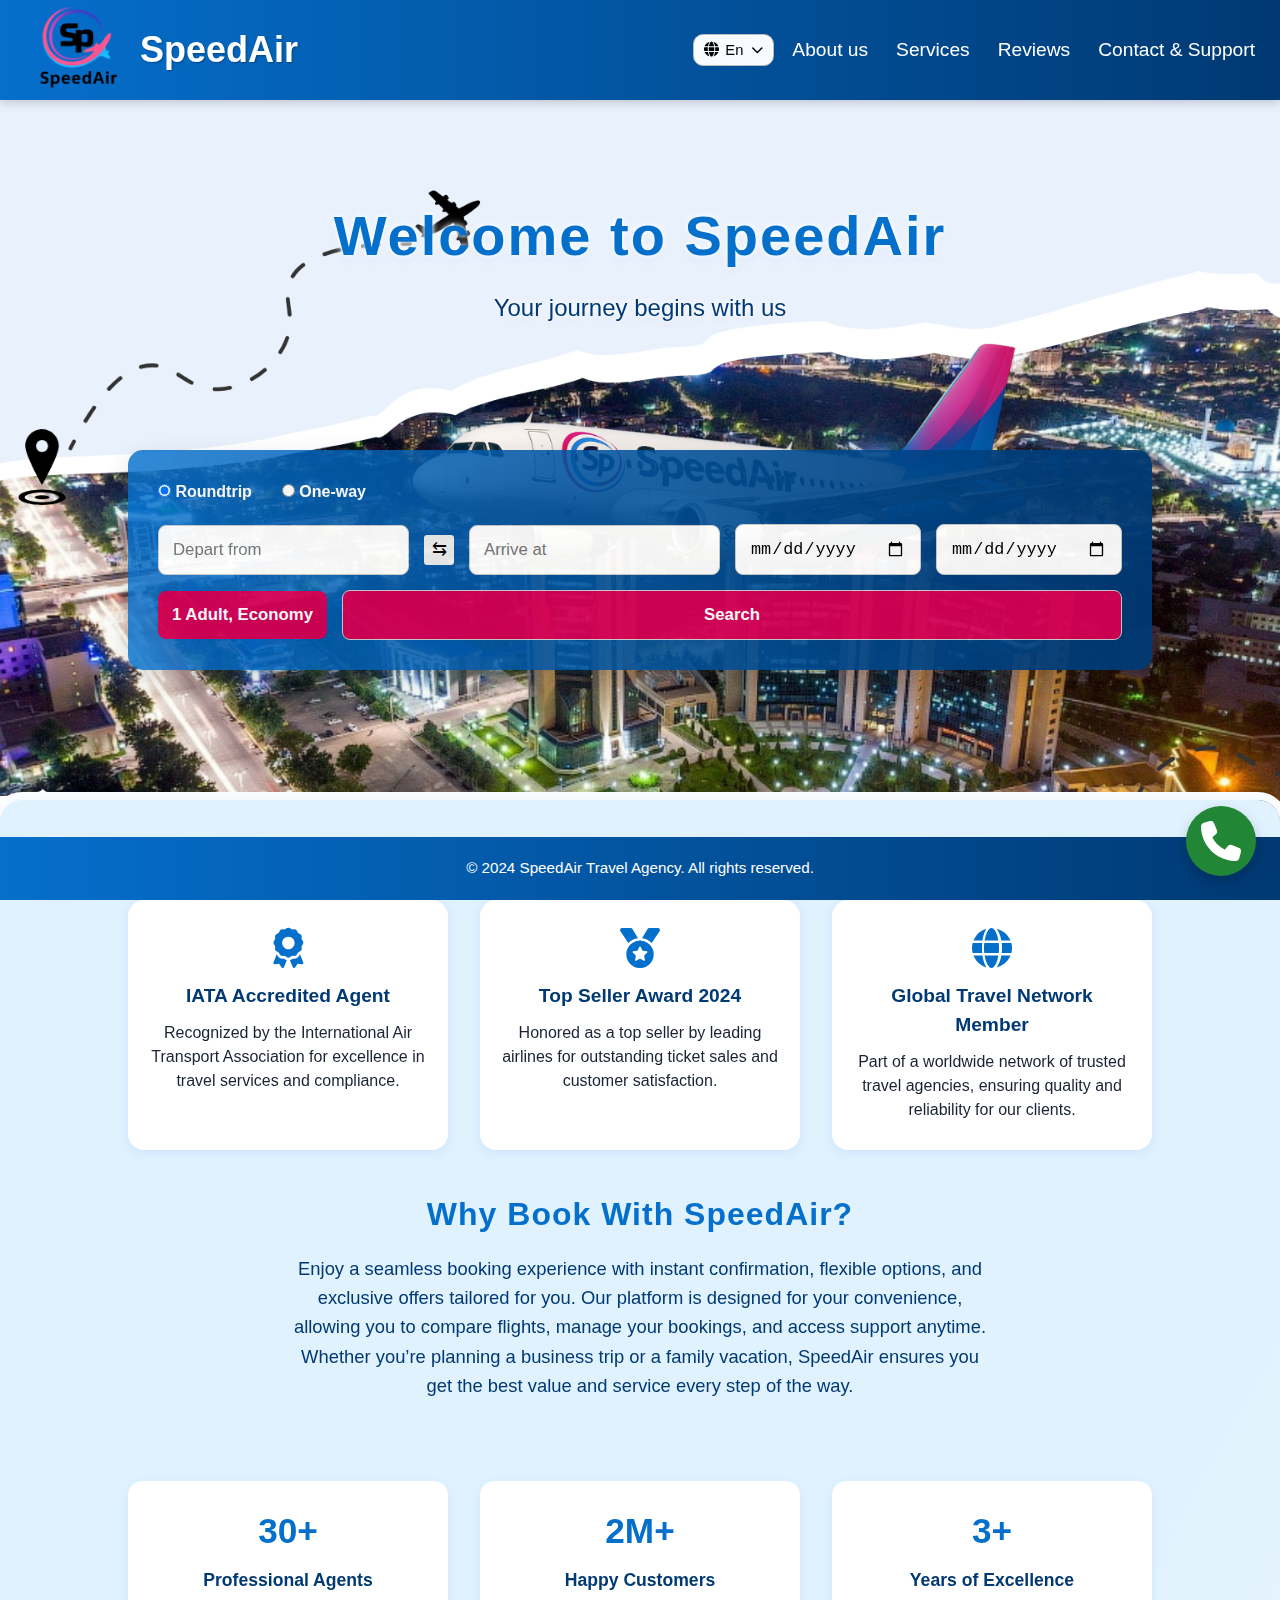
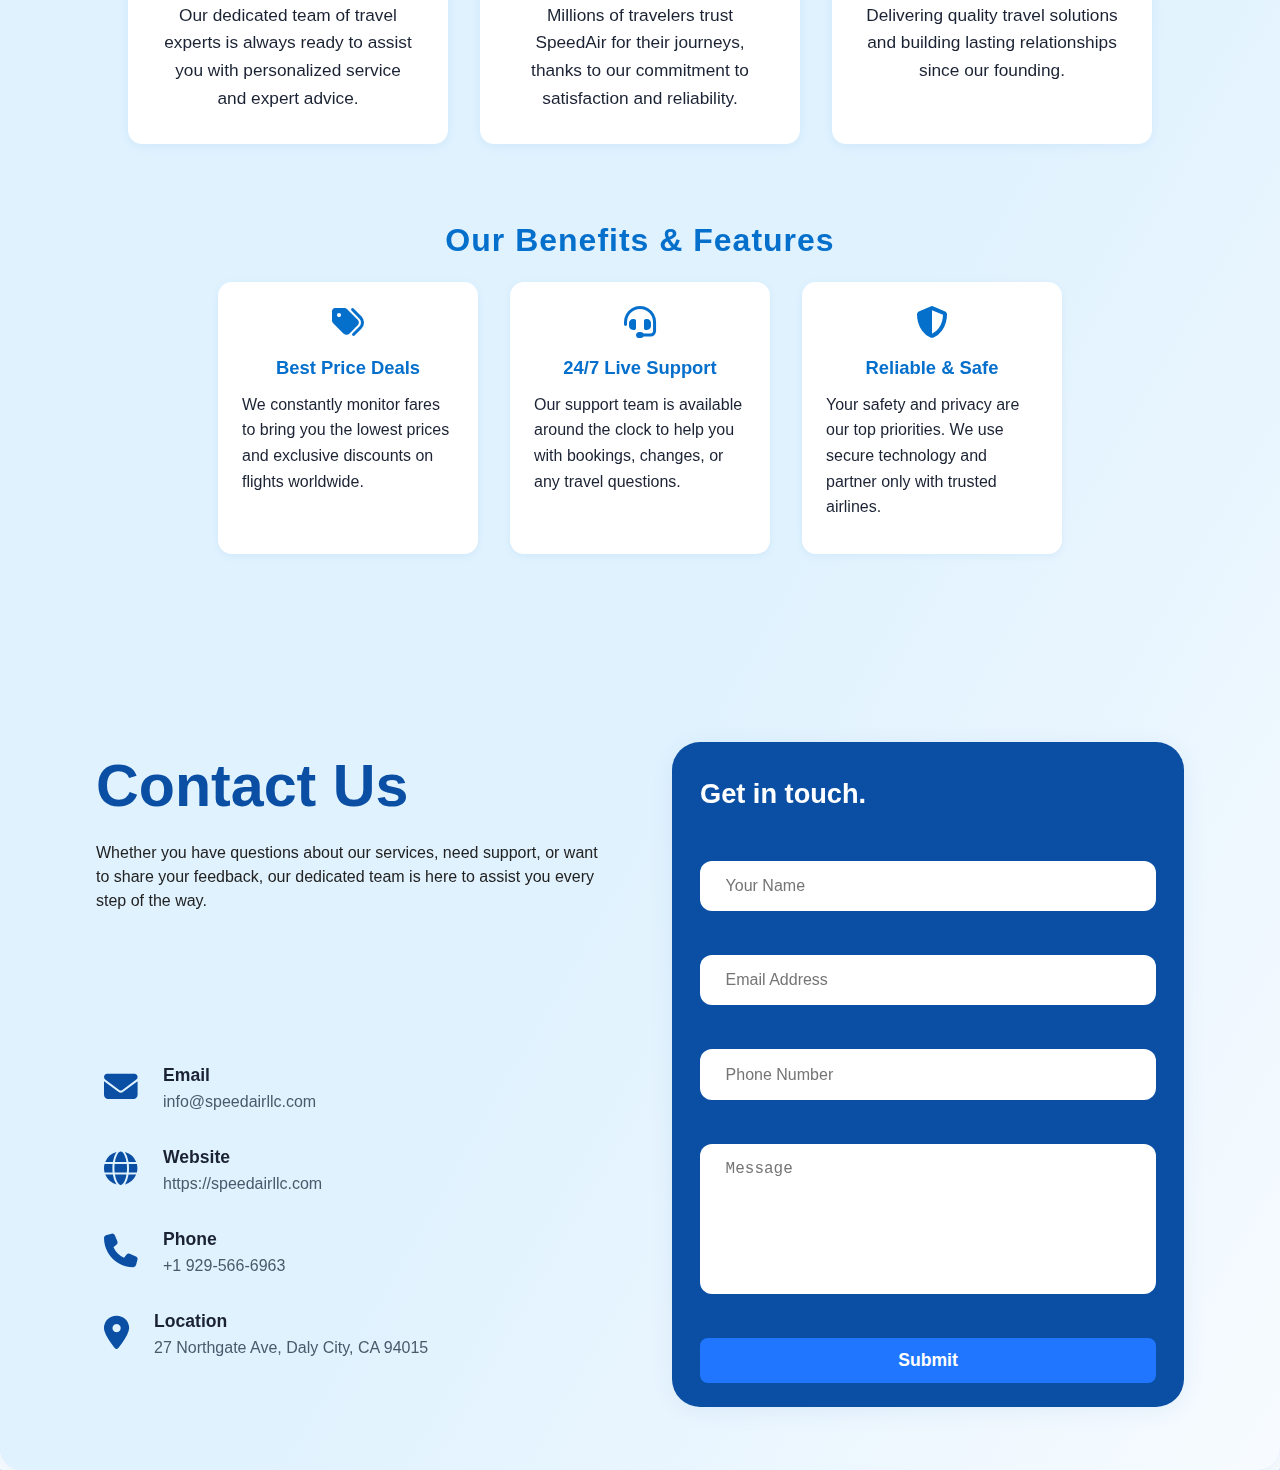
<file: index.html>
<!DOCTYPE html>
<html lang="en">

<head>
  <meta charset="UTF-8" />
  <meta name="viewport" content="width=device-width, initial-scale=1.0" />
  <title data-i18n="title">SpeedAir</title>
  <link rel="stylesheet" href="https://cdnjs.cloudflare.com/ajax/libs/font-awesome/6.5.0/css/all.min.css" />
  <link rel="stylesheet" href="SpeedairHome.css" />
</head>

<body>
  <div class="wrapper">
    <header>
      <div class="logo">
        <img src="/pictures/SpeedairIcon.png" onclick="window.location.href='index.html'" alt="SpeedAir Logo" />
        <span data-i18n="brand">SpeedAir</span>
      </div>
      <nav>
        <!-- Language Switcher Start -->
        <div class="lang-switcher">
          <button id="lang-btn" aria-haspopup="listbox" type="button">
            <i class="fa-solid fa-globe"></i>
            <span id="lang-label">EN</span>
            <i class="fa-solid fa-chevron-down"></i>
          </button>
          <ul id="lang-list" class="lang-list" tabindex="-1" hidden>
            <li data-lang="en"><i class="fa-solid fa-globe"></i> En</li>
            <li data-lang="ru"><i class="fa-solid fa-globe"></i> Ру</li>
            <li data-lang="uz"><i class="fa-solid fa-globe"></i> Uz</li>
          </ul>
        </div>
        <!-- Language Switcher End -->
        <a href="/about.html" class="nav1" data-i18n="about_us_nav">About us</a>
        <a href="/services.html" class="nav2" data-i18n="services_nav">Services</a>
        <a href="/review.html" class="nav3" data-i18n="reviews_nav">Reviews</a>
        <a href="/contact.html" class="nav4" data-i18n="contact_nav">Contact & Support</a>
        <div class="dropdown" tabindex="0">
          <span class="bar"><i class="fa-solid fa-bars"></i></span>
          <div class="dropdown-menu">
            <a href="/about.html" class="nav1" data-i18n="about_us_nav">About us</a>
            <a href="/services.html" class="nav2" data-i18n="services_nav">Services</a>
            <a href="/review.html" class="nav3" data-i18n="reviews_nav">Reviews</a>
            <a href="/contact.html" class="nav4" data-i18n="contact_nav">Contact & Support</a>
          </div>
        </div>
      </nav>
    </header>

    <div class="hero-bg"></div>

    <!-- 1. Welcome text fixed at top half -->
    <div class="welcome-text-fixed">
      <h1 data-i18n="welcome">Welcome to SpeedAir</h1>
      <p data-i18n="welcome_sub">Your journey begins with us.</p>
    </div>

    <!-- 2. Flight form fixed at lower half -->
    <div class="flight-form-fixed">
      <div class="flight-form">
        <div class="trip-type">
          <label><input type="radio" name="trip" value="round" checked data-i18n-placeholder="roundtrip" /> <span data-i18n="roundtrip">Roundtrip</span></label>
          <label><input type="radio" name="trip" value="oneway" data-i18n-placeholder="oneway" /> <span data-i18n="oneway">One-way</span></label>
        </div>
        <div class="form-line">
          <input type="text" id="depart" placeholder="Depart from" data-i18n-placeholder="depart_from" />
          <button id="reverse">&#8646;</button>
          <input type="text" id="arrive" placeholder="Arrive at" data-i18n-placeholder="arrive_at" />
          <input type="date" id="depart-date" />
          <input type="date" id="return-date" />
          <button id="traveller-toggle" data-i18n="traveller_toggle">1 Adult, Economy</button>
          <button class="search-btn" data-i18n="search">Search</button>
        </div>
        <div id="traveller-box" class="traveller-box hidden">
          <div class="traveller-row">
            <span data-i18n="adult">Adult 12+</span>
            <button class="minus" data-type="adult">-</button>
            <input type="number" id="adult" value="1" readonly />
            <button class="plus" data-type="adult">+</button>
          </div>
          <div class="traveller-row">
            <span data-i18n="child">Child 2-11</span>
            <button class="minus" data-type="child">-</button>
            <input type="number" id="child" value="0" readonly />
            <button class="plus" data-type="child">+</button>
          </div>
          <div class="traveller-row">
            <span data-i18n="infant">Infant 0-1</span>
            <button class="minus" data-type="infant">-</button>
            <input type="number" id="infant" value="0" readonly />
            <button class="plus" data-type="infant">+</button>
          </div>
        </div>
      </div>
    </div>

    <!-- 3. Content section with background, covers 90vw, scrolls under fixed elements -->
    <div class="content-section">
      <div class="certificates-achievements">
        <h2 data-i18n="certificates_title">Our Certificates & Achievements</h2>
        <div class="certificates-list">
          <div class="certificate-card">
            <i class="fa-solid fa-award"></i>
            <h3 data-i18n="iata_title">IATA Accredited Agent</h3>
            <p data-i18n="iata_desc">Recognized by the International Air Transport Association for excellence in travel services and compliance.</p>
          </div>
          <div class="certificate-card">
            <i class="fa-solid fa-medal"></i>
            <h3 data-i18n="top_seller_title">Top Seller Award 2024</h3>
            <p data-i18n="top_seller_desc">Honored as a top seller by leading airlines for outstanding ticket sales and customer satisfaction.</p>
          </div>
          <div class="certificate-card">
            <i class="fa-solid fa-globe"></i>
            <h3 data-i18n="global_member_title">Global Travel Network Member</h3>
            <p data-i18n="global_member_desc">Part of a worldwide network of trusted travel agencies, ensuring quality and reliability for our clients.</p>
          </div>
        </div>
      </div>

      <div class="booking-benefit section-card">
        <h2 data-i18n="why_book">Why Book With SpeedAir?</h2>
        <p data-i18n="why_book_desc">
          Enjoy a seamless booking experience with instant confirmation, flexible options, and exclusive offers tailored for you.
          Our platform is designed for your convenience, allowing you to compare flights, manage your bookings, and access support anytime.
          Whether you’re planning a business trip or a family vacation, SpeedAir ensures you get the best value and service every step of the way.
        </p>
      </div>

      <div class="agency-stats section-card">
        <div class="agency-stats-list">
          <div class="agency-card">
            <h3>30+</h3>
            <p data-i18n="agents">Professional Agents</p>
            <p class="desc" data-i18n="agents_desc">Our dedicated team of travel experts is always ready to assist you with personalized service and expert advice.</p>
          </div>
          <div class="agency-card">
            <h3>2M+</h3>
            <p data-i18n="customers">Happy Customers</p>
            <p class="desc" data-i18n="customers_desc">Millions of travelers trust SpeedAir for their journeys, thanks to our commitment to satisfaction and reliability.</p>
          </div>
          <div class="agency-card">
            <h3>3+</h3>
            <p data-i18n="years">Years Experience</p>
            <p class="desc" data-i18n="years_desc">With years of industry experience, we understand your needs and deliver solutions that make travel easy and enjoyable.</p>
          </div>
        </div>
      </div>

      <div class="benefits-features section-card">
        <h2 data-i18n="benefits_title">Our Benefits & Features</h2>
        <ul>
          <li>
            <i class="fa-solid fa-tags"></i>
            <strong data-i18n="best_price">Best Price Deals</strong>
            <p data-i18n="best_price_desc">
              We constantly monitor fares to bring you the lowest prices and exclusive discounts on flights worldwide.
            </p>
          </li>
          <li>
            <i class="fa-solid fa-headset"></i>
            <strong data-i18n="live_support">24/7 Live Support</strong>
            <p data-i18n="live_support_desc">
              Our support team is available around the clock to help you with bookings, changes, or any travel questions.
            </p>
          </li>
          <li>
            <i class="fa-solid fa-shield-halved"></i>
            <strong data-i18n="reliable_safe">Reliable &amp; Safe</strong>
            <p data-i18n="reliable_safe_desc">
              Your safety and privacy are our top priorities. We use secure technology and partner only with trusted airlines.
            </p>
          </li>
        </ul>
      </div>
      <!-- Contact Section Start -->
      <section class="contact-section">
        <div class="contact-container">
          <div class="contact-info">
            <h2 data-i18n="contact_us">Contact Us</h2>
            <p data-i18n="contact_us_desc">
              Whether you have questions about our services, need support, or want to share your feedback, our dedicated team is here to assist you every step of the way.
            </p>
            <div class="contact-details">
              <div>
                <i class="fa-solid fa-envelope"></i>
                <div>
                  <strong data-i18n="email">Email</strong>
                  <span> info@speedairllc.com</span>
                </div>
              </div>
              <div>
                <i class="fa-solid fa-globe"></i>
                <div>
                  <strong data-i18n="website">Website</strong>
                  <span>https://speedairllc.com</span>
                </div>
              </div>
              <div>
                <i class="fa-solid fa-phone"></i>
                <div>
                  <strong data-i18n="phone">Phone</strong>
                  <span>+1 929-566-6963</span>
                </div>
              </div>
              <div>
                <i class="fa-solid fa-location-dot"></i>
                <div>
                  <strong data-i18n="location">Location</strong>
                  <span>27 Northgate Ave, Daly City, CA 94015</span>
                </div>
              </div>
            </div>
          </div>
          <form class="contact-form">
            <h2 data-i18n="get_in_touch">Get in touch.</h2>
            <input type="text" placeholder="Your Name" required data-i18n-placeholder="your_name">
            <input type="email" placeholder="Email Address" required data-i18n-placeholder="email_address">
            <input type="tel" placeholder="Phone Number" data-i18n-placeholder="phone_number">
            <textarea placeholder="Message" required data-i18n-placeholder="message"></textarea>
            <button type="submit" data-i18n="submit">Submit</button>
          </form>
        </div>
      </section>
      <!-- Contact Section End -->
    </div>
    <footer>
      <p data-i18n="footer">&copy; 2025 SpeedAir. All rights reserved.</p>
    </footer>

    <div class="phone-icon" onclick="window.location.href='tel:+192956669363'">
      <i class="fas fa-phone"></i>
    </div>
    <script src="SpeeadairHome.js" defer></script>
    <script src="lang.js" defer></script>
  </div>
</body>
</html>
</file>
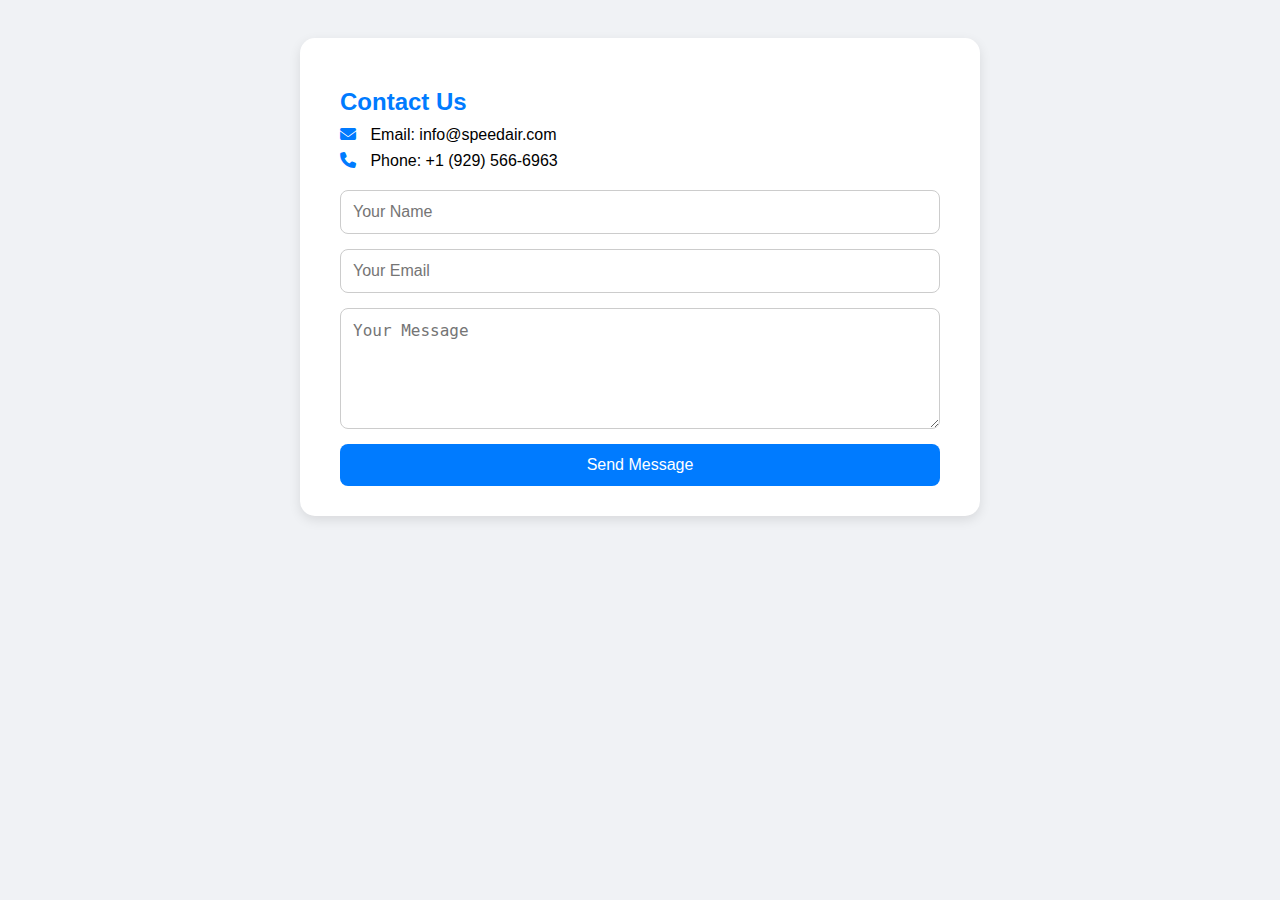
<file: testrun.html>
<!DOCTYPE html>
<html lang="en">
<head>
  <meta charset="UTF-8" />
  <meta name="viewport" content="width=device-width, initial-scale=1.0"/>
  <title>Contact Us - SpeedAir</title>
  <link rel="stylesheet" href="https://cdnjs.cloudflare.com/ajax/libs/font-awesome/6.4.0/css/all.min.css"/>
  <style>
    body {
      font-family: Arial, sans-serif;
      background: #f0f2f5;
      padding: 30px;
    }

    .contact-section {
      background: #fff;
      padding: 30px 40px;
      border-radius: 15px;
      max-width: 600px;
      margin: auto;
      box-shadow: 0 4px 12px rgba(0,0,0,0.1);
    }

    .contact-section h2 {
      color: #007bff;
      margin-bottom: 10px;
    }

    .contact-info {
      margin-bottom: 20px;
    }

    .contact-info p {
      margin: 8px 0;
      font-size: 16px;
    }

    .contact-info i {
      margin-right: 10px;
      color: #007bff;
    }

    .contact-form {
      display: flex;
      flex-direction: column;
      gap: 15px;
    }

    .contact-form input,
    .contact-form textarea {
      padding: 12px;
      border: 1px solid #ccc;
      border-radius: 8px;
      font-size: 16px;
    }

    .contact-form button {
      background-color: #007bff;
      color: white;
      border: none;
      padding: 12px;
      font-size: 16px;
      border-radius: 8px;
      cursor: pointer;
      transition: background 0.3s ease;
    }

    .contact-form button:hover {
      background-color: #0056b3;
    }
  </style>
</head>
<body>

  <div class="contact-section">
    <h2>Contact Us</h2>
    <div class="contact-info">
      <p><i class="fas fa-envelope"></i> Email: info@speedair.com</p>
      <p><i class="fas fa-phone"></i> Phone: +1 (929) 566-6963</p>
    </div>

    <form class="contact-form">
      <input type="text" placeholder="Your Name" required />
      <input type="email" placeholder="Your Email" required />
      <textarea placeholder="Your Message" rows="5" required></textarea>
      <button type="submit">Send Message</button>
    </form>
  </div>

</body>
</html>
</file>
<file: SpeedairHome.css>
/* === CSS START === */

/* 1. Base Resets & Layout */
* {
  margin: 0;
  padding: 0;
  box-sizing: border-box;
}

html {
  scroll-behavior: smooth;
  -webkit-text-size-adjust: 100%;
}

body {
  font-family: Arial, sans-serif;
  background: linear-gradient(to bottom right, #e0f2ff, #cfd9ff);
  line-height: 1.5;
  display: flex;
  flex-direction: column;
  min-height: 100vh;
}

.wrapper {
  flex: 1;
  display: flex;
  flex-direction: column;
}

/* 2. Header & Navigation */
header {
  position: fixed;
  top: 0;
  left: 0;
  right: 0;
  z-index: 999;
  display: flex;
  justify-content: space-between;
  align-items: center;
  flex-wrap: wrap;
  padding: 0 15px;
  background: linear-gradient(90deg, #056fcc, #003973);
  color: white;
  height: 100px;
  box-shadow: 0 2px 10px rgba(0, 0, 0, 0.2);
}

.logo {   
  display: flex;
  align-items: center;
  font-size: 2.25rem;
  font-weight: bold;
  color: white;
  text-shadow: 1px 1px 2px rgba(0, 0, 0, 0.3);
  height: 100%;
}

.logo img {
  height: 125px;
  border-radius: 5px;
  display: block;
} 

@media (max-width: 400px) {
  .header {
    padding: 0;
    height: 80px;
  }
  .logo img {
    height: 75px;
  }
  .logo {
    font-size: 1.3rem;
  }
}

nav {
  display: flex;
  align-items: center;
  gap: 8px;
}

nav a {
  color: white;
  text-decoration: none;
  margin: 0 10px;
  font-size: 1.2rem;
}

nav .lang-switcher { order: 0; }
nav .nav1 { order: 1; }
nav .nav2 { order: 2; }
nav .nav3 { order: 3; }
nav .nav4 { order: 4; }
nav .dropdown { order: 5; }

/* Dropdown styles */
nav .dropdown {
  display: none;
  position: relative;
  cursor: pointer;
  user-select: none;
  color: #fff;
  padding: 10px 18px;
  border-radius: 6px;
  background: #056fccdd;
  margin-left: 10px;
}

nav .dropdown-menu {
  display: none;
  position: absolute;
  right: 0;
  top: 100%;
  background: #003973;
  border-radius: 8px;
  box-shadow: 0 4px 16px rgba(0, 0, 0, 0.15);
  min-width: 180px;
  z-index: 1001;
  padding: 10px 0;
}

nav .dropdown.active .dropdown-menu {
  display: block;
}

nav .dropdown-menu .nav1,
nav .dropdown-menu .nav2,
nav .dropdown-menu .nav3,
nav .dropdown-menu .nav4 {
  display: none;
}

nav .bar {
  display: none;
}

/* Responsive nav link hiding */
@media (max-width: 1000px) {
  nav .nav4 { display: none; }
  nav .dropdown { display: inline-block; }
  nav .bar { display: inline-block; }
  nav .dropdown-menu .nav4 { display: block; }
}
@media (max-width: 820px) {
  nav .nav3 { display: none; }
  nav .dropdown-menu .nav3 { display: block; }
}
@media (max-width: 650px) {
  nav .nav2 { display: none; }
  nav .dropdown-menu .nav2 { display: block; }
}
@media (max-width: 570px) {
  nav .nav1 { display: none; }
  nav .dropdown-menu .nav1 { display: block; }
}
@media (min-width: 1001px) {
  nav .dropdown,
  nav .bar {
    display: none !important;
  }
  nav .nav1,
  nav .nav2,
  nav .nav3,
  nav .nav4 {
    display: inline-block !important;
  }
}

/* 2.1 Language Switcher */
.lang-switcher {
  position: relative;
  z-index: 1003;
}

#lang-btn {
  padding: 4px 10px;
  font-size: 0.95em;
  border-radius: 10px;
  border: 1px solid #bbb;
  background: #f8fbff;
  display: flex;
  align-items: center;
  gap: 4px;
  min-width: 70px;
  height: 32px;
  box-shadow: none;
  transition: border 0.2s, background 0.2s;
}

#lang-btn i.fa-globe {
  font-size: 1em;
}

#lang-btn i.fa-chevron-down {
  font-size: 0.8em;
  margin-left: 2px;
}

#lang-label {
  font-size: 0.97em;
  padding: 0 2px;
}

.lang-list {
  min-width: 100px;
  font-size: 0.97em;
  border-radius: 12px;
  top: 110%;
  left: 0;
  position: absolute;
  background: #fff;
  box-shadow: 0 8px 32px rgba(5, 111, 204, 0.15);
  border: 1px solid #e3f0ff;
  z-index: 1002;
  padding: 6px 0;
  list-style: none;
  opacity: 0;
  transform: translateY(-10px) scale(0.98);
  pointer-events: none;
  transition: opacity 0.22s cubic-bezier(.4,2,.3,1), transform 0.22s cubic-bezier(.4,2,.3,1);
}

.lang-list[hidden] {
  display: block !important;
  opacity: 0;
  pointer-events: none;
}

.lang-list:not([hidden]) {
  opacity: 1;
  transform: translateY(0) scale(1);
  pointer-events: auto;
}
.lang-list li {
  padding: 8px 10px;
  color: #003973;
  gap: 8px;
  font-size: 1em;
  cursor: pointer;
  background: transparent;
  border-radius: 8px;
  margin: 2px 6px;
  transition: background 0.15s, color 0.15s, transform 0.15s;
  display: flex;
  align-items: center;
}

.lang-list li:hover {
  background: #e3f0ff;
  color: #056fcc;
  transform: translateX(2px) scale(1.04);
}

/* Responsive: even smaller on mobile */
@media (max-width: 600px) {
  #lang-btn {
    font-size: 0.92em;
    height: 28px;
    padding: 2px 7px;
  }
  .lang-list {
    min-width: 80px;
    font-size: 0.92em;
    padding: 4px 0;
  }
  #lang-label {
    font-size: 0.92em;
  }
  .lang-list li {
    padding: 7px 10px;
    font-size: 0.95em;
  }
}

/* 3. Hero Background */
.hero-bg {
  position: fixed;
  top: 100px;
  left: 0;
  right: 0;
  height: 100vh;
  background: url('/pictures/BackgroundPc.png') no-repeat center center;
  background-size: cover;
  z-index: -1;
}

.hero {
  flex: 1;
  display: flex;
  align-items: center;
  justify-content: center;
  padding-top: 120px;
  padding-bottom: 50px;
  width: 100%;
}

/* 4. Welcome Text */
.welcome-text-fixed {
  position: fixed;
  top: 18vh;
  left: 50%;
  transform: translateX(-50%);
  z-index: 0;
  width: 90vw;
  max-width: 90vw;
  border-radius: 18px;
  padding: 32px 24px 24px 24px;
  text-align: center;
  animation: fadeInDown 1.2s cubic-bezier(.4, 2, .3, 1);
}

@keyframes fadeInDown {
  from {
    opacity: 0;
    transform: translate(-50%, -40px) scale(0.97);
  }
  to {
    opacity: 1;
    transform: translate(-50%, 0) scale(1);
  }
}

.welcome-text-fixed h1,
.welcome-text-fixed p {
  text-shadow:
    0 0 10px #fff,
    0 0 4px #fff,
    0 4px 10px rgba(5, 111, 204, 0.10);
  font-weight: 1000;
}

.welcome-text-fixed h1 {
  font-size: 3.5rem;
  color: #056fcc;
  margin-bottom: 12px;
  font-weight: 800;
  letter-spacing: 2px;
}

.welcome-text-fixed p {
  font-size: 1.5rem;
  color: #003973;
  margin-bottom: 0;
  font-weight: 500;
}

/* 5. Flight Form */
.flight-form-fixed {
  display: flex;
  position: fixed;
  top: 50vh;
  left: 50%;
  transform: translateX(-50%);
  z-index: 0;
  width: 80vw;
  max-width: 80vw;
  min-width: 320px;
  animation: fadeInUp 1.2s cubic-bezier(.4, 2, .3, 1);
}

@keyframes fadeInUp {
  from {
    opacity: 0;
    transform: translate(-50%, 40px) scale(0.97);
  }
  to {
    opacity: 1;
    transform: translate(-50%, 0) scale(1);
  }
}

.flight-form {
  background: linear-gradient(90deg, #056fccdd, #003973);
  opacity: 0.95;
  border-radius: 15px;
  box-shadow: 0 10px 30px rgba(0, 0, 0, 0.15);
  padding: 30px;
  width: 100%;
  max-width: 100vw;
  animation: fadeInUp 1s ease-out;
  display: flex;
  flex-direction: column;
  gap: 20px;
}

.trip-type {
  display: flex;
  gap: 30px;
  font-weight: bold;
  color: white;
}

.form-line {
  display: flex;
  flex-wrap: wrap;
  gap: 15px;
  justify-content: center;
  align-content: center;
  align-items: center;
}

.form-line input[type="text"],
.form-line input[type="date"] {
  flex: 1;
  padding: 14px;
  font-size: 1.05rem;
  border-radius: 8px;
  border: 1px solid #ccc;
}
.form-line button {
  padding: 14px;
  font-size: 1.05rem;
  border-radius: 8px;
  border: 1px solid #ccc;
}

#reverse {
  width: 30px;
  height: 30px;
  padding: 0;
  background: #eee;
  cursor: pointer;
  border: none;
  font-size: 1.1rem;
  border-radius: 10%;
  align-items: center;
  justify-content: center;
}

#traveller-toggle,
.search-btn {
  background: #d40055;
  color: white;
  border: none;
  font-weight: bold;
  cursor: pointer;
  transition: background 0.3s ease;
}

#traveller-toggle:hover,
.search-btn:hover {
  background: #aa0044;
}

.search-btn {
  flex: 1;
  min-width: 180px;
}

.traveller-box {
  margin-top: 20px;
  padding: 15px;
  background: #f1f1f1;
  border-radius: 10px;
  display: none;
  flex-direction: column;
  gap: 15px;
  max-width: 500px;
  width: 100%;
}

.traveller-row {
  display: flex;
  justify-content: space-between;
  align-items: center;
}

.traveller-row input {
  width: 60px;
  text-align: center;
}

.traveller-row button {
  padding: 5px 10px;
  font-size: 1rem;
  background: #ddd;
  border: none;
  border-radius: 5px;
  cursor: pointer;
}

/* 6. Content Section */
.content-section {
  width: 100%;
  margin-top: 800px;
  background: linear-gradient(120deg, #e0f2fe 60%, #f7fbff 100%);
  border-radius: 22px;
  box-shadow: 0 8px 32px rgba(5, 111, 204, 0.13), 0 0 0 8px #fff;
  padding: 18px 24px 48px 24px;
  position: relative;
  z-index: 1;
  animation: fadeInContent 1.2s cubic-bezier(.4, 2, .3, 1);
  transition: box-shadow 0.3s, transform 0.3s;
}

@keyframes fadeInContent {
  from {
    opacity: 0;
    transform: translateY(60px) scale(0.97);
  }
  to {
    opacity: 1;
    transform: translateY(0) scale(1);
  }
}

/* 7. Section Cards (used inside content-section) */
.section-card {
  max-width: 97vw;
  width: 100%;
  align-items: center;
}

.section-card h2 {
  display: flex;
  justify-content: center;
  color: #056fcc;
  font-size: 2rem;
  margin-bottom: 18px;
  font-weight: 700;
  letter-spacing: 1px;
}

.section-card p,
.section-card .desc {
  color: #1a2233;
  font-size: 1.08rem;
  margin: 0 0 10px 0;
  font-weight: 500;
  line-height: 1.6;
}

/* 8. Certificates & Achievements */
.certificates-achievements {
  margin-top: 10px;
  margin-bottom: 40px;
  text-align: center;
}

.certificates-achievements h2 {
  color: #056fcc;
  font-size: 2rem;
  margin-bottom: 24px;
  font-weight: 700;
  letter-spacing: 1px;
}

.certificates-list {
  display: flex;
  flex-wrap: wrap;
  gap: 32px;
  justify-content: center;
  margin-top: 12px;
}

.certificate-card {
  background: #fff;
  border-radius: 16px;
  box-shadow: 0 2px 12px rgba(5, 111, 204, 0.10);
  padding: 28px 22px;
  min-width: 220px;
  max-width: 320px;
  flex: 1 1 220px;
  display: flex;
  flex-direction: column;
  align-items: center;
  transition: box-shadow 0.2s, transform 0.2s;
  animation: fadeInCard 1s cubic-bezier(.4, 2, .3, 1);
}

.certificate-card i {
  font-size: 2.5rem;
  color: #056fcc;
  margin-bottom: 14px;
}

.certificate-card h3 {
  margin: 0 0 10px 0;
  color: #003973;
  font-size: 1.2rem;
  font-weight: 700;
}

.certificate-card p {
  color: #1a2233;
  font-size: 1rem;
  margin: 0;
}

.certificate-card:hover {
  box-shadow: 0 8px 24px rgba(5, 111, 204, 0.13);
  transform: translateY(-4px) scale(1.03);
}

@keyframes fadeInCard {
  from {
    opacity: 0;
    transform: translateY(40px) scale(0.97);
  }
  to {
    opacity: 1;
    transform: translateY(0) scale(1);
  }
}

/* 9. Booking Benefit Section */
.booking-benefit {
  margin: 40px auto 0 auto;
  text-align: center;
  max-width: 700px;
}

.booking-benefit h2 {
  color: #056fcc;
  font-size: 2rem;
  margin-bottom: 16px;
  font-weight: 700;
  letter-spacing: 1px;
}

.booking-benefit p {
  color: #003973;
  font-size: 1.15rem;
  margin-bottom: 0;
  font-weight: 500;
  line-height: 1.6;
}

/* 10. Agency Stats Section */
.agency-stats {
  display: flex;
  justify-content: center;
  gap: 48px;
  margin: 48px 0 40px 0;
  text-align: center;
}

.agency-stats>div {
  border-radius: 14px;
  box-shadow: 0 2px 12px rgba(5, 111, 204, 0.08);
  padding: 24px 32px;
  min-width: 140px;
  transition: box-shadow 0.2s, transform 0.2s;
}

.agency-stats h3 {
  font-size: 2.2rem;
  color: #056fcc;
  margin-bottom: 8px;
  font-weight: 800;
}

.agency-stats p {
  color: #003973;
  font-size: 1.1rem;
  margin: 0;
  font-weight: 600;
}

/* Agency Stats as Section Card */
.agency-stats.section-card {
  flex-direction: row;
  justify-content: center;
  gap: 32px;
  padding: 32px 12px;
}

.agency-stats.section-card>div {
  background: none;
  box-shadow: none;
  border-radius: 0;
  padding: 0 18px;
  min-width: 180px;
  max-width: 90vw;
}

.agency-stats.section-card h3 {
  font-size: 2.2rem;
  color: #056fcc;
  margin-bottom: 8px;
  font-weight: 800;
}

.agency-stats.section-card p {
  margin-bottom: 8px;
}

.agency-stats-list {
  display: flex;
  flex-wrap: wrap;
  gap: 32px;
  justify-content: center;
  width: 100%;
}

.agency-card {
  background: #fff;
  border-radius: 14px;
  box-shadow: 0 2px 12px rgba(5, 111, 204, 0.08);
  padding: 24px 32px;
  min-width: 220px;
  max-width: 320px;
  flex: 1 1 220px;
  text-align: center;
  transition: box-shadow 0.2s, transform 0.2s;
  display: flex;
  flex-direction: column;
  align-items: center;
}

.agency-card:hover {
  box-shadow: 0 8px 24px rgba(5, 111, 204, 0.13);
  transform: translateY(-4px) scale(1.04);
}

/* Responsive for agency-stats-list */
@media (max-width: 900px) {
  .agency-stats-list {
    flex-direction: column;
    gap: 18px;
  }
  .agency-card {
    min-width: 0;
    width: 100%;
    max-width: 100%;
    padding: 12px 4px;
  }
}

/* 11. Benefits & Features Section */
.benefits-features.section-card ul {
  list-style: none;
  padding: 0;
  display: flex;
  flex-wrap: wrap;
  justify-content: center;
  gap: 32px;
  margin: 0;
  width: 100%;
  margin-bottom: 10vw;
}

.benefits-features.section-card li {
  background: white;
  padding: 24px 24px;
  border-radius: 14px;
  min-width: 180px;
  max-width: 260px;
  font-size: 1.1rem;
  color: #003973;
  box-shadow: 0 2px 8px rgba(5, 111, 204, 0.07);
  display: flex;
  flex-direction: column;
  align-items: center;
  font-weight: 600;
  transition: box-shadow 0.2s, transform 0.2s;
}

.benefits-features.section-card li i {
  color: #056fcc;
  font-size: 2rem;
  margin-bottom: 10px;
}

.benefits-features.section-card li strong {
  display: block;
  margin-top: 6px;
  color: #056fcc;
  font-size: 1.15rem;
  font-weight: 700;
}

.benefits-features.section-card li p {
  font-size: 1rem;
  color: #1a2233;
  margin-top: 10px;
  font-weight: 500;
}

.benefits-features.section-card li:hover {
  box-shadow: 0 8px 24px rgba(5, 111, 204, 0.13);
  transform: translateY(-4px) scale(1.04);
}

/* 12. Responsive Adjustments */
@media (max-width: 900px) {
  .section-card,
  .agency-stats.section-card {
    flex-direction: column;
    gap: 18px;
    max-width: 98vw;
    padding: 18px 2vw;
  }
  .agency-stats.section-card>div,
  .benefits-features.section-card li {
    min-width: 0;
    width: 100%;
    max-width: 100%;
    padding: 12px 4px;
  }
  .content-section,
  .certificates-list,
  .benefits-features ul,
  .agency-stats {
    gap: 18px;
    width: 98vw;
    max-width: 98vw;
    padding: 18px 2vw;
  }
}

@media (max-width: 680px) {
  .welcome-text-fixed h1 {
    font-size: 1.8rem;
  }
  .welcome-text-fixed p {
    font-size: 1rem;
  }
  .flight-form-fixed {
    min-width: unset;
    top: 35vh;
  }
  .certificate-card {
    padding: 12px 6px;
    min-width: unset;
    max-width: 98vw;
  }
}

@media (max-width: 600px) {
  .section-card h2 {
    font-size: 1.2rem;
  }
  .agency-stats.section-card h3 {
    font-size: 1.3rem;
  }
  .benefits-features.section-card li i {
    font-size: 1.3rem;
  }
  .benefits-features.section-card li {
    font-size: 1rem;
    padding: 10px 2px;
  }
  .content-section {
    padding: 10px 2px 18px 2px;
    border-radius: 10px;
  }
  .certificates-achievements h2,
  .booking-benefit h2,
  .benefits-features h2 {
    font-size: 1.2rem;
  }
  .agency-stats>div {
    padding: 10px 4px;
  }
  /* Make flight form smaller and more mobile-friendly on small screens */
  .flight-form-fixed {
    width: 98vw;
    max-width: 98vw;
    min-width: unset;
    top: 38vh;
    left: 50%;
    transform: translateX(-50%);
    padding: 0;
  }
  .flight-form {
    padding: 12px 4px;
    max-width: 98vw;
    border-radius: 10px;
    gap: 10px;;
  }
  .form-line {
    gap: 12px;
  }
  .form-line input[type="text"],
  .form-line input[type="date"],
  .form-line button,
  #traveller-toggle,
  .search-btn {
    min-width: 0%;
    width: 100%;
    font-size: 1em;
    padding: 10px 8px;
    margin: 0;
    box-sizing: border-box;
  }
  #reverse {
    margin: 0 auto 0 auto;
    display: flex;
    justify-content: center;
    align-items: center;
  }
  .trip-type {
    gap: 10px;
    flex-direction: column;
    align-items: flex-start;
  }
  .traveller-box {
    max-width: 100vw;
    padding: 10px 2px;
  }
}

/* 13. Contact Section Styles */
.contact-section {

  padding: 60px 0 0 0;
  margin-top: 60px;
  height: 80vh;
  margin-bottom: 20px;
}
.contact-container {
  display: flex;
  flex-wrap: wrap;
  max-width: 85vw;
  margin: 0 auto;
  gap: 5vw;
  align-items: flex-start;
  justify-content: space-between;
  align-content: space-between;
}
.contact-info {
  display: flex;
  flex: 1 1 20vw;
  min-width: 18vw;
  color: #0a4fa3;
  max-width: 40vw;
  align-content: space-between;
  flex-direction: column;
  justify-content: flex-start;
  min-height: 70vh
}
.contact-info h2 {
  font-size: 3.7rem;
  margin-bottom: 10px;
  font-weight: 700;;
}
.contact-info p {
  color: #222;
  margin-bottom: 35px;
}
.contact-details {
  display: flex;
  flex-wrap: wrap;
  gap: 38px 7vw;
  margin-top: auto;
  justify-content: space-between;
  align-items: center;
  font-size: 1.1rem;
  width: 100%;
  max-width: 45vw;
  align-content: space-between
}
.contact-details > div {
  display: flex;
  align-items: flex-start;
  border-radius: 10px;
  margin: 0;
  flex: 1 1 5vw;
  gap: 5px;
}
.contact-details i {
  font-size: 2.1rem;
  padding: 8px;
  margin-right: 12px;
  min-width: 36px;
  min-height: 36px;
  display: flex;
  align-items: center;
  justify-content: center;
}
.contact-details strong {
  font-size: 1.1rem;
  font-weight: 700;
  color: #1a2233;
  display: block;
}
.contact-details br {
  display: none;
}
.contact-details > div {
  align-items: flex-center;
}
.contact-details > div span,
.contact-details > div small,
.contact-details > div a {
  color: #4a5a6a;
  font-size: 1rem;
  font-weight: 400;
  text-decoration: none;
}
 .contact-details > div a:hover {
  color: #0a4fa3;
  text-decoration: underline;
 }
@media (max-width: 1500px) {
  .contact-details {
    flex-direction: column;
    gap: 18px;
    max-width: 98vw;
  }
  .contact-details > div {
    min-width: 0;
    width: 100%;
    max-width: 100%;
    align-content: center;
  }
}
@media (max-width: 800px) {
  .contact-section {
    height: auto;
    padding: 40px 0 0 0;
    padding-bottom: 60px;
  }
  .contact-container {
    flex-direction: column;
    align-items: stretch;
    gap: 24px;
  }
  .contact-info {
    order: 1;
    min-width: 0;
    max-width: 100%;
    min-height: auto;
  }
  .contact-form {
    order: 2;
    min-width: 0;
    max-width: 100%;
  }
  .contact-details {
    display: flex;
    flex-wrap: wrap;
    margin-top: 0;
    width: 100%;
    max-width: 45vw;
    justify-content: space-between;
    align-items: center;
    font-size: 1.1rem;
  }
  .contact-details i {
    font-size: 2rem;
    padding: 8px;
    margin-right: 6px;
    display: flex;
    align-items: center;
    justify-content: center;
  }
  .contact-details strong {
    font-size: 1rem;
    font-weight: 700;
    color: #1a2233;
    display: block;
  }
  .contact-details > div span {
    font-size: 1rem;
    color: #4a5a6a;
    font-weight: 400;
  }
}
.contact-form {
  flex: 1 1 20vw;
  min-width: 15vw;
  background: #0a4fa3;
  border-radius: 28px;
  padding: 32px 28px 24px 28px;
  color: #fff;
  display: flex;
  flex-direction: column;
  gap: 4vh;
  box-shadow: 0 4px 24px rgba(10,79,163,0.07);
}
.contact-form h2 {
  font-size: 1.7rem;
  font-weight: 700;
  margin-bottom: 10px;
  color: #fff;
}
.contact-form input,
.contact-form textarea {
  border: none;
  border-radius: 12px;
  padding: 1.8vh 2vw;
  font-size: 1rem;
  margin-bottom: 8px;
  background: #fff;
  color: #222;
  resize: none;
}
.contact-form textarea {
  min-height: 150px;
  max-height: 200px;
}
.contact-form button {
  background: #2176ff;
  color: #fff;
  border: none;
  border-radius: 8px;
  padding: 12px 0;
  font-size: 1.1rem;
  font-weight: 600;
  cursor: pointer;
  transition: background 0.2s;
}
.contact-form button:hover {
  background: #0a4fa3;
}
@media (max-width: 900px) {
  .contact-container {
    gap: 32px;
    padding: 0 16px;
  }
  .contact-form, .contact-info {
    min-width: 0;
  }
}

/* 13. Footer */
footer {
  text-align: center;
  padding: 20px 10px;
  background: linear-gradient(90deg, #056fcc, #003973);
  color: #fff;
  font-size: 0.95rem;
  animation: fadeIn 1s ease-in;
  position: fixed;
  left: 0;
  right: 0;
  bottom: 0;
  margin-top: 0;
  z-index: 100;
}

/* 14. Phone Icon */
.phone-icon {
  position: fixed;
  bottom: 24px;
  right: 24px;
  background: #218737;
  color: white;
  font-size: 40px;
  width: 70px;
  height: 70px;
  border-radius: 50%;
  display: flex;
  align-items: center;
  justify-content: center;
  box-shadow: 0 6px 14px rgba(0, 0, 0, 0.2);
  cursor: pointer;
  transition: transform 0.3s ease, background 0.3s ease;
  z-index: 1002;
  animation: bounce 2s infinite;
}

.phone-icon:hover {
  background: #023e8a;
  transform: scale(1.1);
}

@keyframes bounce {
  0%, 20%, 50%, 80%, 100% {
    transform: translateY(0);
  }
  40% {
    transform: translateY(-10px);
  }
  60% {
    transform: translateY(-5px);
  }
}

/* 15. Extra Responsive Tweaks */
@media (max-width: 768px) {
  .flight-form-row {
    flex-direction: column;
    align-items: stretch;
  }
  .form-line input,
  button,
  #traveller-toggle {
    width: 100%;
  }
  .hero-bg {
    background: url('/pictures/BackgroundMb.png') no-repeat center center;
    background-size: cover;
  }
  .hero {
    height: 60vh;
  }
  nav a {
    font-size: 0.9rem;
    margin: 5px;
  }
}

@media (max-width: 480px) {
  header {
    align-items: center;
    height: auto;
    padding: 0 5px 0 0px;
  }
  .logo {
    margin-bottom: 10px;
    font-size: 1.3rem;
  }
  .logo img {
    height: 70px;
  }
  .phone-icon {
    width: 60px;
    height: 60px;
  }
  .phone-icon i {
    font-size: 26px;
  }
  .hero {
    height: 50vh;
  }
  .welcome-text-fixed h1 {
    font-size: 1.5rem;
  }
  footer {
    font-size: 0.65rem;
    padding: 15px 10px;
  }
}

@media (max-width: 320px) {
  .phone-icon {
    width: 50px;
    height: 50px;
  }
  .phone-icon i {
    font-size: 24px;
  }
}
</file>
